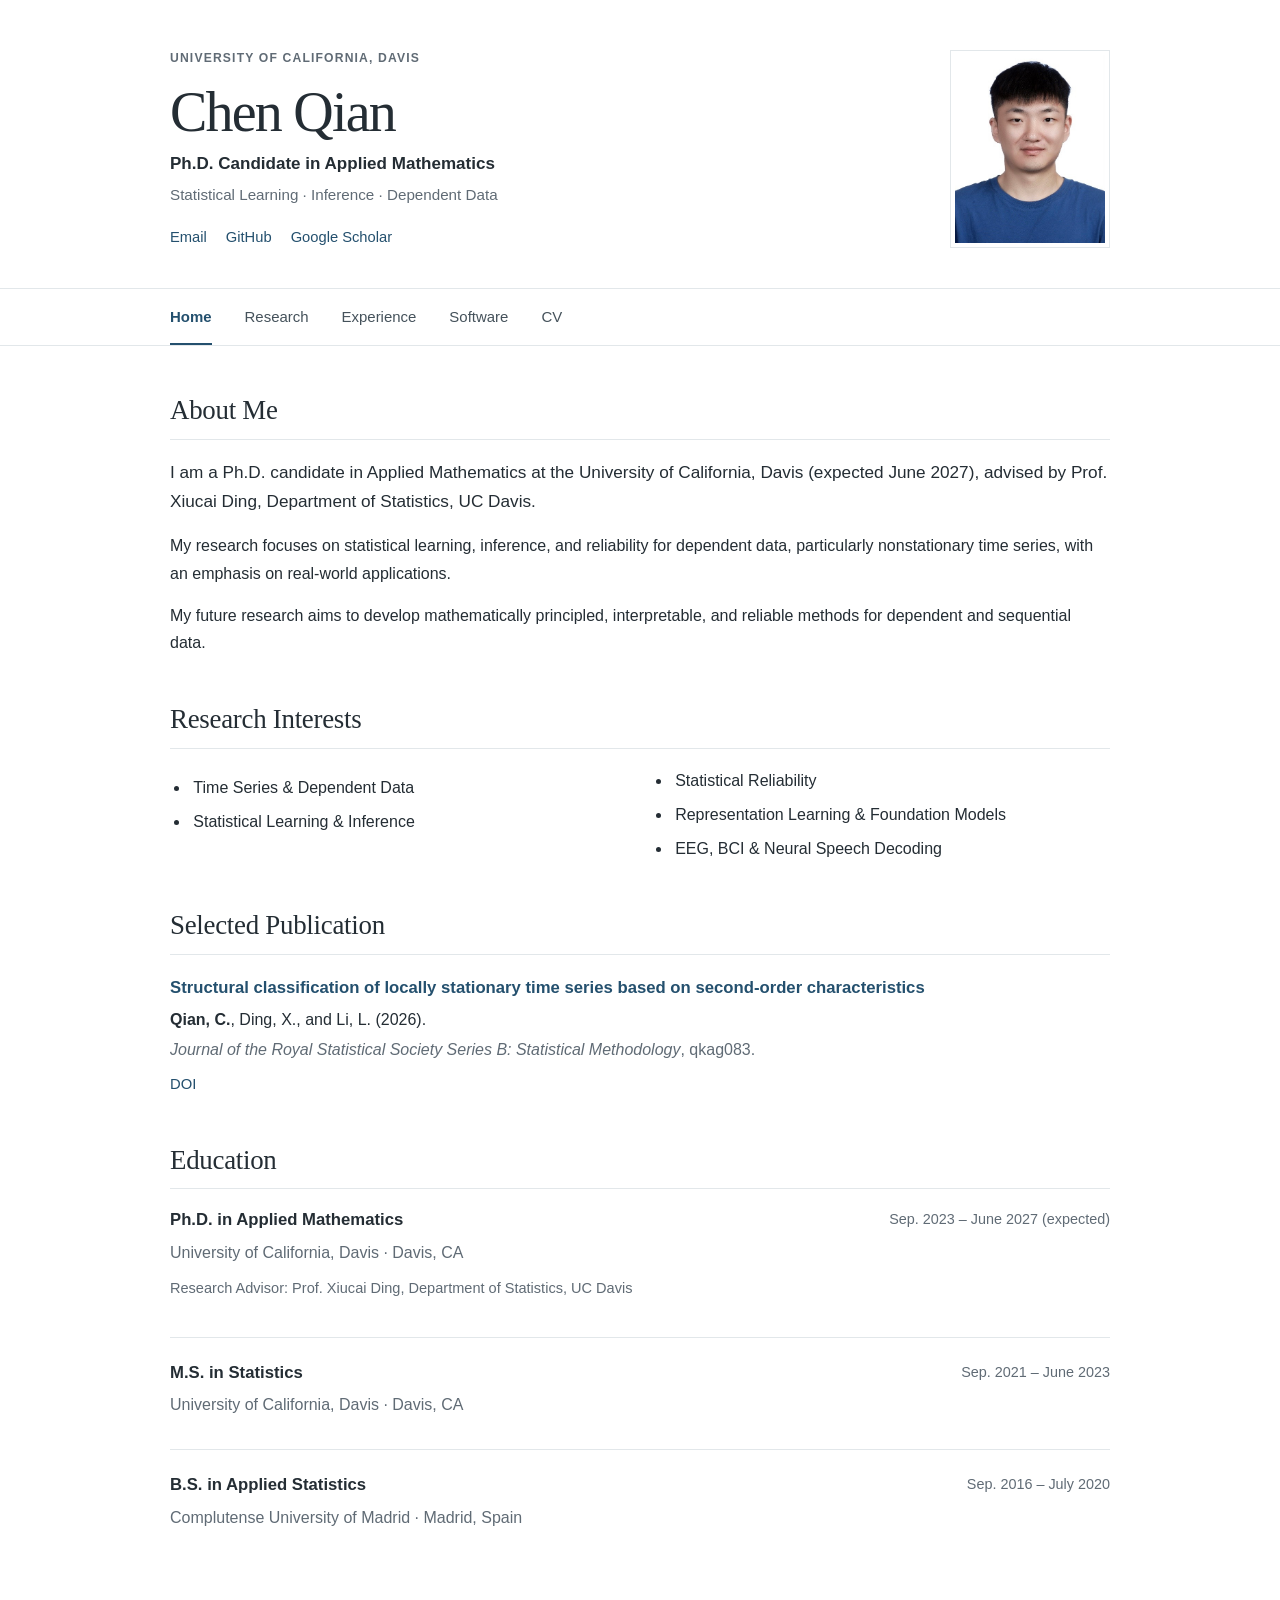
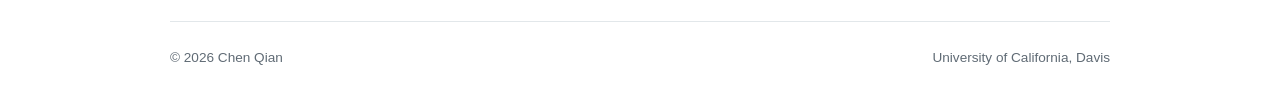
<file: index.html>
<!doctype html>
<html lang="en">
<head>
  <meta charset="utf-8">
  <meta name="viewport" content="width=device-width, initial-scale=1">
  <meta name="description" content="Chen Qian, Ph.D. candidate in Applied Mathematics at UC Davis. Research in statistical learning, inference, and reliability for dependent data, especially nonstationary time series.">
  <meta name="theme-color" content="#ffffff">
  <title>Home | Chen Qian</title>
  <link rel="icon" href="assets/favicon.svg" type="image/svg+xml">
  <link rel="stylesheet" href="assets/styles.css">
</head>
<body>
<a class="skip-link" href="#content">Skip to content</a>
<header class="site-header">
  <div class="header-inner">
    <div class="identity">
      <p class="eyebrow">University of California, Davis</p>
      <h1><a href="index.html">Chen Qian</a></h1>
      <p class="title">Ph.D. Candidate in Applied Mathematics</p>
      <p class="specialty">Statistical Learning · Inference · Dependent Data</p>
      <div class="contact-row" aria-label="Contact and academic profiles">
        <a href="mailto:mrcqian@ucdavis.edu">Email</a>
        <a href="https://github.com/Chen20191020" target="_blank" rel="noopener noreferrer">GitHub</a>
        <a href="https://scholar.google.com/citations?hl=en&user=TE2tZyUAAAAJ" target="_blank" rel="noopener noreferrer">Google Scholar</a>
      </div>
    </div>
    <figure class="portrait">
      <img src="assets/profile-photo.jpg" alt="Portrait of Chen Qian" width="160" height="200">
    </figure>
  </div>
</header>
<nav class="primary-nav" aria-label="Main navigation">
  <div class="nav-inner">
      <a href="index.html" class="active" aria-current="page">Home</a>
      <a href="research.html">Research</a>
      <a href="experience.html">Experience</a>
      <a href="software.html">Software</a>
      <a href="assets/Chen_Qian_CV.pdf?v=20261021-v3" target="_blank" rel="noopener noreferrer">CV</a>
  </div>
</nav>
<main id="content">
<section>
    <h2>About Me</h2>
    <p class="lead">I am a Ph.D. candidate in Applied Mathematics at the University of California, Davis (expected June 2027), advised by Prof. Xiucai Ding, Department of Statistics, UC Davis.</p>
    <p>My research focuses on statistical learning, inference, and reliability for dependent data, particularly nonstationary time series, with an emphasis on real-world applications.</p>
    <p>My future research aims to develop mathematically principled, interpretable, and reliable methods for dependent and sequential data.</p>
  </section>
  <section>
    <h2>Research Interests</h2>
    <ul class="clean-list interest-list">
      <li>Time Series &amp; Dependent Data</li>
      <li>Statistical Learning &amp; Inference</li>
      <li>Statistical Reliability</li>
      <li>Representation Learning &amp; Foundation Models</li>
      <li>EEG, BCI &amp; Neural Speech Decoding</li>
    </ul>
  </section>
  <section>
    <h2>Selected Publication</h2>
    <article class="publication">
      <h3><a href="https://doi.org/10.1093/jrsssb/qkag083" target="_blank" rel="noopener noreferrer">Structural classification of locally stationary time series based on second-order characteristics</a></h3>
      <p class="authors"><strong>Qian, C.</strong>, Ding, X., and Li, L. (2026).</p>
      <p class="venue"><em>Journal of the Royal Statistical Society Series B: Statistical Methodology</em>, qkag083.</p>
      <p class="entry-links"><a href="https://doi.org/10.1093/jrsssb/qkag083" target="_blank" rel="noopener noreferrer">DOI</a></p>
    </article>
  </section>
  <section>
    <h2>Education</h2>
    <ul class="timeline">
      <li>
        <div class="entry-head"><div><h3>Ph.D. in Applied Mathematics</h3><p class="entry-org">University of California, Davis · Davis, CA</p><p class="small">Research Advisor: Prof. Xiucai Ding, Department of Statistics, UC Davis</p></div><time>Sep. 2023 – June 2027 (expected)</time></div>
      </li>
      <li>
        <div class="entry-head"><div><h3>M.S. in Statistics</h3><p class="entry-org">University of California, Davis · Davis, CA</p></div><time>Sep. 2021 – June 2023</time></div>
      </li>
      <li>
        <div class="entry-head"><div><h3>B.S. in Applied Statistics</h3><p class="entry-org">Complutense University of Madrid · Madrid, Spain</p></div><time>Sep. 2016 – July 2020</time></div>
      </li>
    </ul>
  </section>
</main>
<footer>
  <p>© <span data-year>2026</span> Chen Qian</p>
  <p>University of California, Davis</p>
</footer>
<script src="assets/site.js"></script>
</body>
</html>
</file>
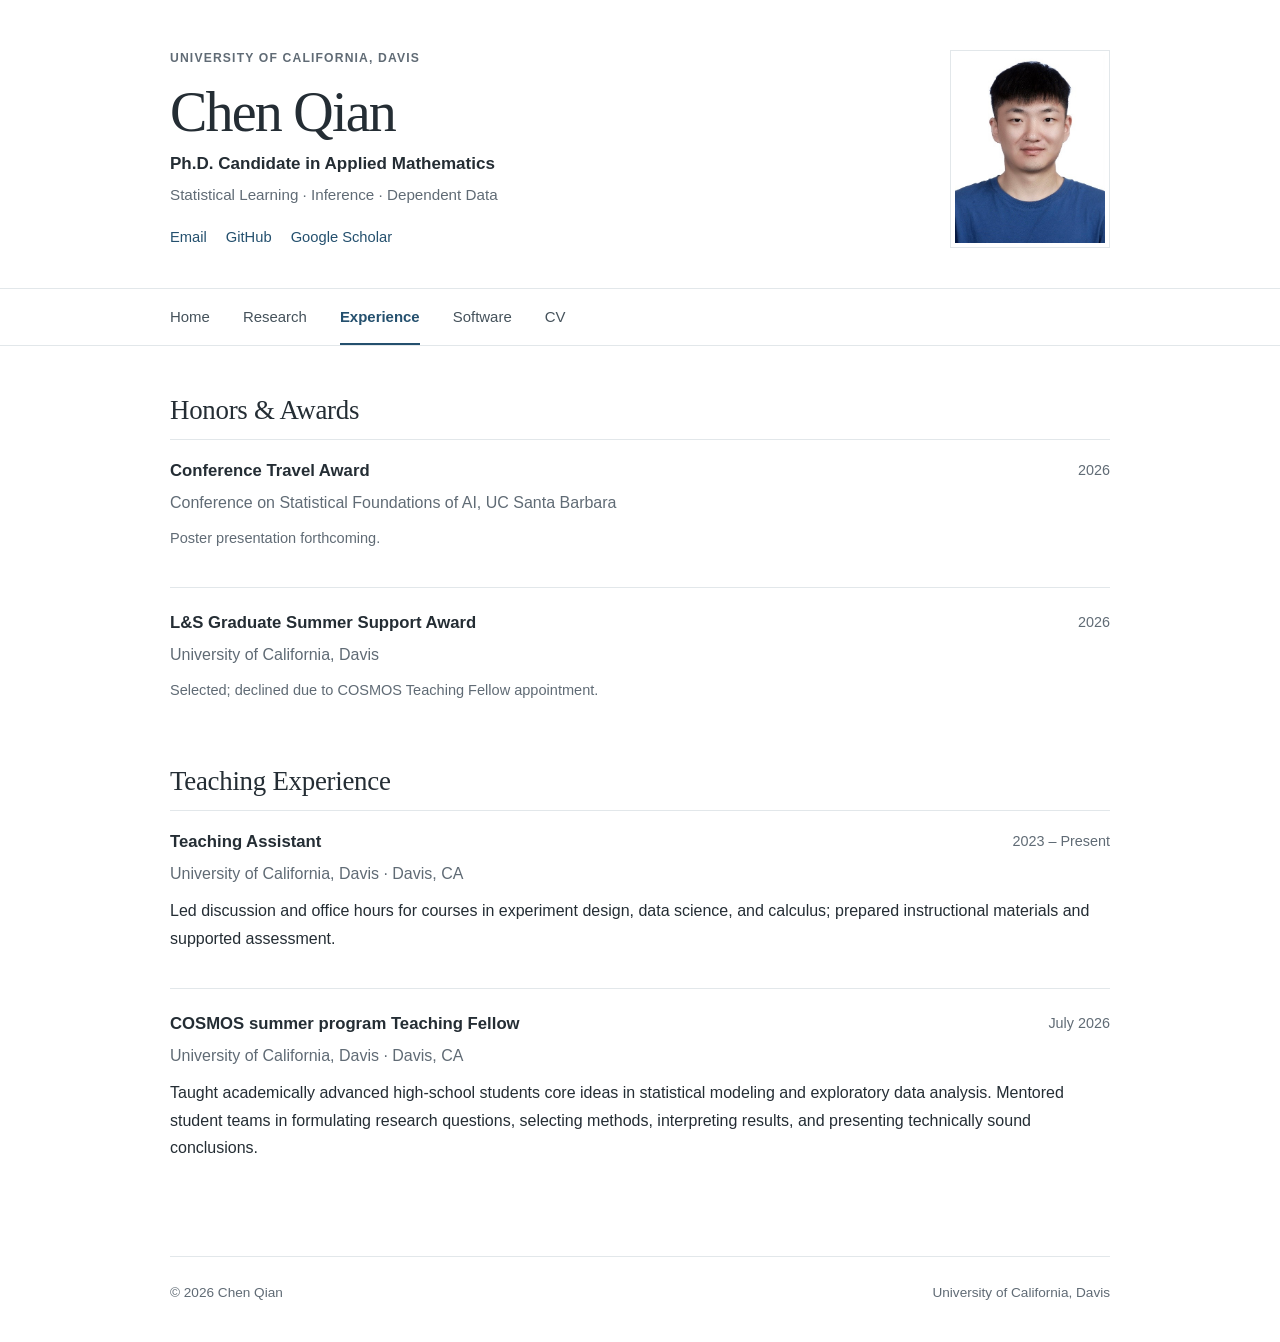
<file: experience.html>
<!doctype html>
<html lang="en">
<head>
  <meta charset="utf-8">
  <meta name="viewport" content="width=device-width, initial-scale=1">
  <meta name="description" content="Honors, awards, and teaching experience of Chen Qian, UC Davis Applied Mathematics Ph.D. candidate.">
  <meta name="theme-color" content="#ffffff">
  <title>Experience | Chen Qian</title>
  <link rel="icon" href="assets/favicon.svg" type="image/svg+xml">
  <link rel="stylesheet" href="assets/styles.css">
</head>
<body>
<a class="skip-link" href="#content">Skip to content</a>
<header class="site-header">
  <div class="header-inner">
    <div class="identity">
      <p class="eyebrow">University of California, Davis</p>
      <h1><a href="index.html">Chen Qian</a></h1>
      <p class="title">Ph.D. Candidate in Applied Mathematics</p>
      <p class="specialty">Statistical Learning · Inference · Dependent Data</p>
      <div class="contact-row" aria-label="Contact and academic profiles">
        <a href="mailto:mrcqian@ucdavis.edu">Email</a>
        <a href="https://github.com/Chen20191020" target="_blank" rel="noopener noreferrer">GitHub</a>
        <a href="https://scholar.google.com/citations?hl=en&user=TE2tZyUAAAAJ" target="_blank" rel="noopener noreferrer">Google Scholar</a>
      </div>
    </div>
    <figure class="portrait">
      <img src="assets/profile-photo.jpg" alt="Portrait of Chen Qian" width="160" height="200">
    </figure>
  </div>
</header>
<nav class="primary-nav" aria-label="Main navigation">
  <div class="nav-inner">
      <a href="index.html">Home</a>
      <a href="research.html">Research</a>
      <a href="experience.html" class="active" aria-current="page">Experience</a>
      <a href="software.html">Software</a>
      <a href="assets/Chen_Qian_CV.pdf?v=20261021-v3" target="_blank" rel="noopener noreferrer">CV</a>
  </div>
</nav>
<main id="content">
<section>
    <h2>Honors &amp; Awards</h2>
    <ul class="timeline">
      <li>
        <div class="entry-head">
          <div><h3>Conference Travel Award</h3><p class="entry-org">Conference on Statistical Foundations of AI, UC Santa Barbara</p><p class="small">Poster presentation forthcoming.</p></div>
          <time>2026</time>
        </div>
      </li>
      <li>
        <div class="entry-head">
          <div><h3>L&amp;S Graduate Summer Support Award</h3><p class="entry-org">University of California, Davis</p><p class="small">Selected; declined due to COSMOS Teaching Fellow appointment.</p></div>
          <time>2026</time>
        </div>
      </li>
    </ul>
  </section>
  <section>
    <h2>Teaching Experience</h2>
    <ul class="timeline">
      <li>
        <div class="entry-head"><div><h3>Teaching Assistant</h3><p class="entry-org">University of California, Davis · Davis, CA</p></div><time>2023 – Present</time></div>
        <p>Led discussion and office hours for courses in experiment design, data science, and calculus; prepared instructional materials and supported assessment.</p>
      </li>
      <li>
        <div class="entry-head"><div><h3>COSMOS summer program Teaching Fellow</h3><p class="entry-org">University of California, Davis · Davis, CA</p></div><time>July 2026</time></div>
        <p>Taught academically advanced high-school students core ideas in statistical modeling and exploratory data analysis. Mentored student teams in formulating research questions, selecting methods, interpreting results, and presenting technically sound conclusions.</p>
      </li>
    </ul>
  </section>
</main>
<footer>
  <p>© <span data-year>2026</span> Chen Qian</p>
  <p>University of California, Davis</p>
</footer>
<script src="assets/site.js"></script>
</body>
</html>
</file>
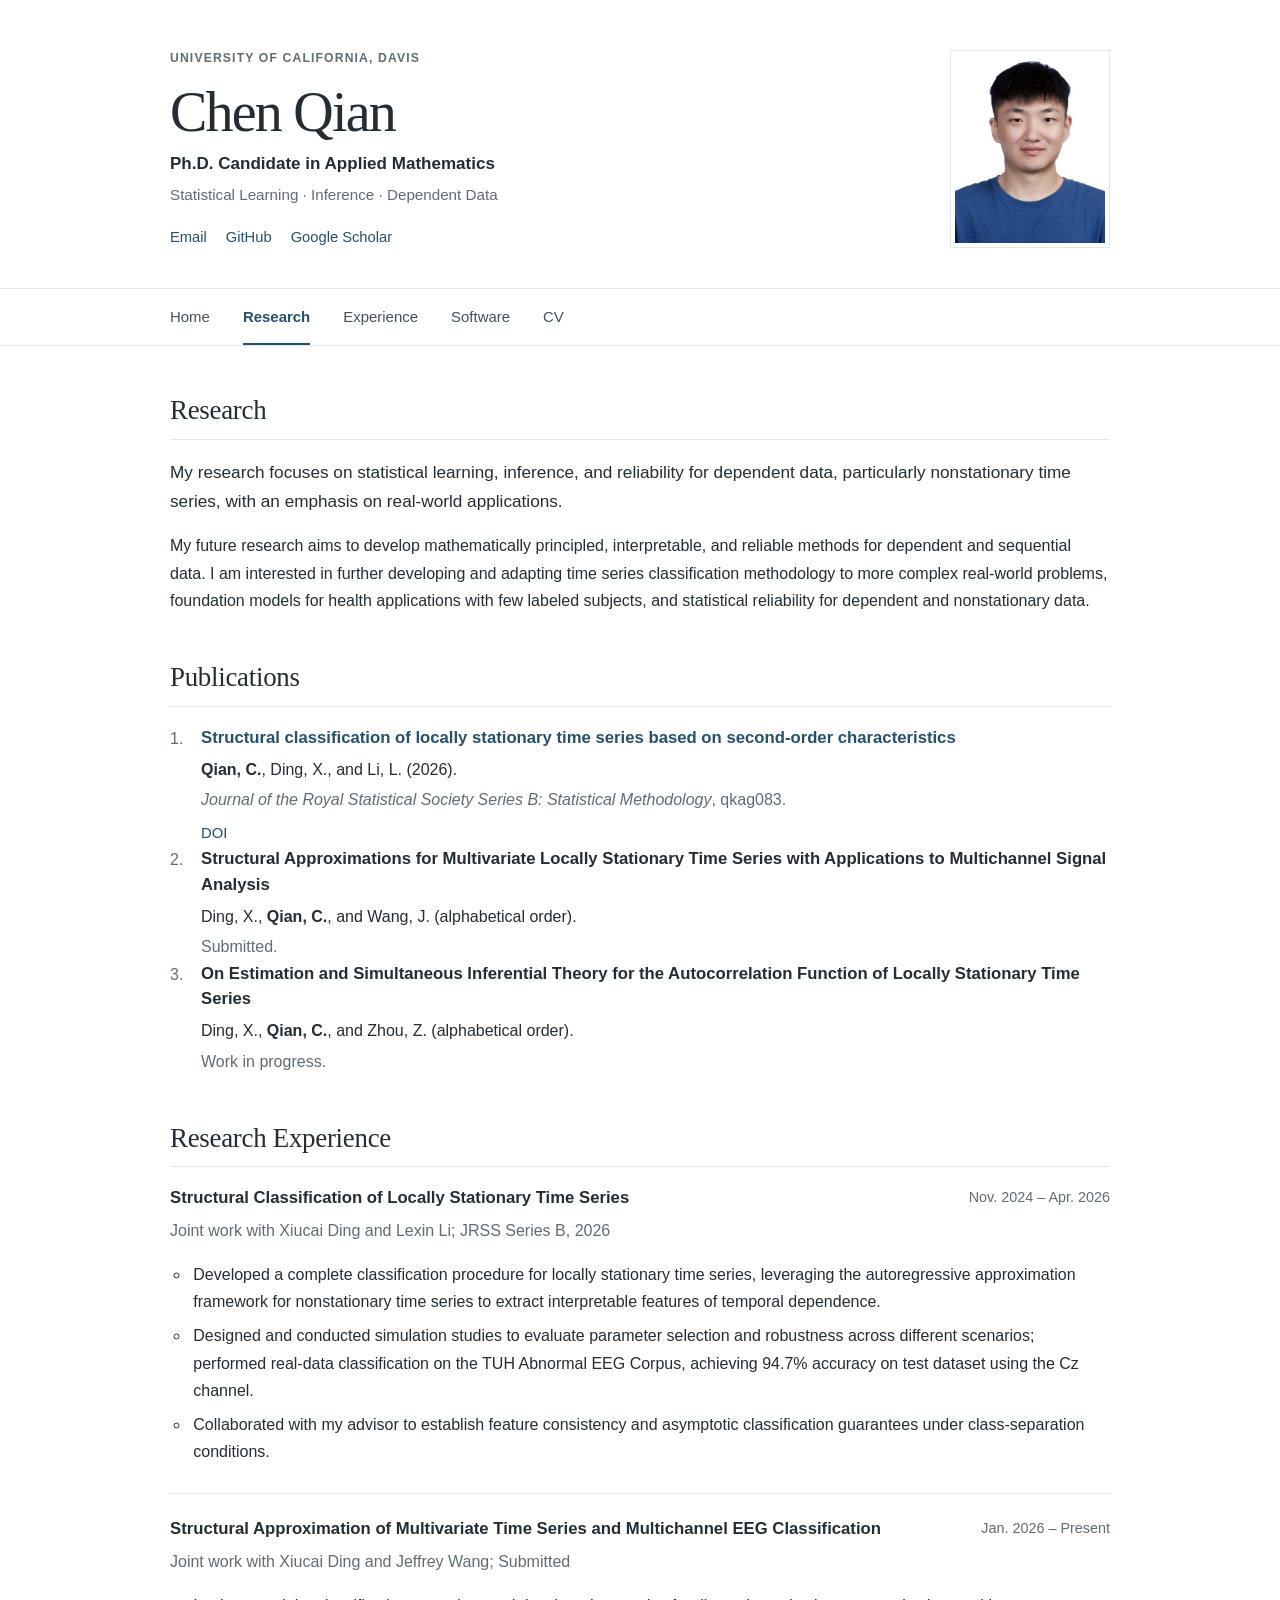
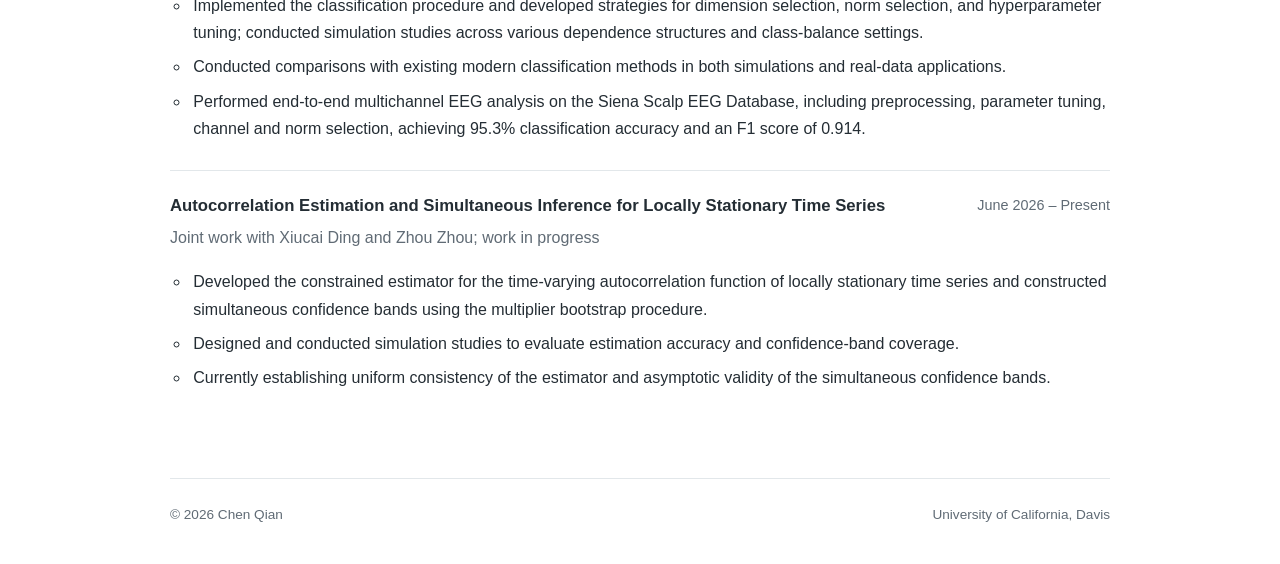
<file: research.html>
<!doctype html>
<html lang="en">
<head>
  <meta charset="utf-8">
  <meta name="viewport" content="width=device-width, initial-scale=1">
  <meta name="description" content="Research and publications by Chen Qian: locally stationary time series classification, multivariate signal analysis, and simultaneous inference for dependent data.">
  <meta name="theme-color" content="#ffffff">
  <title>Research | Chen Qian</title>
  <link rel="icon" href="assets/favicon.svg" type="image/svg+xml">
  <link rel="stylesheet" href="assets/styles.css">
</head>
<body>
<a class="skip-link" href="#content">Skip to content</a>
<header class="site-header">
  <div class="header-inner">
    <div class="identity">
      <p class="eyebrow">University of California, Davis</p>
      <h1><a href="index.html">Chen Qian</a></h1>
      <p class="title">Ph.D. Candidate in Applied Mathematics</p>
      <p class="specialty">Statistical Learning · Inference · Dependent Data</p>
      <div class="contact-row" aria-label="Contact and academic profiles">
        <a href="mailto:mrcqian@ucdavis.edu">Email</a>
        <a href="https://github.com/Chen20191020" target="_blank" rel="noopener noreferrer">GitHub</a>
        <a href="https://scholar.google.com/citations?hl=en&user=TE2tZyUAAAAJ" target="_blank" rel="noopener noreferrer">Google Scholar</a>
      </div>
    </div>
    <figure class="portrait">
      <img src="assets/profile-photo.jpg" alt="Portrait of Chen Qian" width="160" height="200">
    </figure>
  </div>
</header>
<nav class="primary-nav" aria-label="Main navigation">
  <div class="nav-inner">
      <a href="index.html">Home</a>
      <a href="research.html" class="active" aria-current="page">Research</a>
      <a href="experience.html">Experience</a>
      <a href="software.html">Software</a>
      <a href="assets/Chen_Qian_CV.pdf?v=20261021-v3" target="_blank" rel="noopener noreferrer">CV</a>
  </div>
</nav>
<main id="content">
<section>
    <h2>Research</h2>
    <p class="lead">My research focuses on statistical learning, inference, and reliability for dependent data, particularly nonstationary time series, with an emphasis on real-world applications.</p>
    <p>My future research aims to develop mathematically principled, interpretable, and reliable methods for dependent and sequential data. I am interested in further developing and adapting time series classification methodology to more complex real-world problems, foundation models for health applications with few labeled subjects, and statistical reliability for dependent and nonstationary data.</p>
  </section>
  <section>
    <h2>Publications</h2>
    <ol class="publication-list">
      <li>
        <h3><a href="https://doi.org/10.1093/jrsssb/qkag083" target="_blank" rel="noopener noreferrer">Structural classification of locally stationary time series based on second-order characteristics</a></h3>
        <p class="authors"><strong>Qian, C.</strong>, Ding, X., and Li, L. (2026).</p>
        <p class="venue"><em>Journal of the Royal Statistical Society Series B: Statistical Methodology</em>, qkag083.</p>
        <p class="entry-links"><a href="https://doi.org/10.1093/jrsssb/qkag083" target="_blank" rel="noopener noreferrer">DOI</a></p>
      </li>
      <li>
        <h3>Structural Approximations for Multivariate Locally Stationary Time Series with Applications to Multichannel Signal Analysis</h3>
        <p class="authors">Ding, X., <strong>Qian, C.</strong>, and Wang, J. (alphabetical order).</p>
        <p class="venue">Submitted.</p>
      </li>
      <li>
        <h3>On Estimation and Simultaneous Inferential Theory for the Autocorrelation Function of Locally Stationary Time Series</h3>
        <p class="authors">Ding, X., <strong>Qian, C.</strong>, and Zhou, Z. (alphabetical order).</p>
        <p class="venue">Work in progress.</p>
      </li>
    </ol>
  </section>
  <section>
    <h2>Research Experience</h2>
    <ul class="project-list">
      <li>
        <div class="entry-head">
          <div>
            <h3>Structural Classification of Locally Stationary Time Series</h3>
            <p class="entry-org">Joint work with Xiucai Ding and Lexin Li; JRSS Series B, 2026</p>
          </div>
          <time>Nov. 2024 – Apr. 2026</time>
        </div>
        <ul class="clean-list">
          <li>Developed a complete classification procedure for locally stationary time series, leveraging the autoregressive approximation framework for nonstationary time series to extract interpretable features of temporal dependence.</li>
          <li>Designed and conducted simulation studies to evaluate parameter selection and robustness across different scenarios; performed real-data classification on the TUH Abnormal EEG Corpus, achieving 94.7% accuracy on test dataset using the Cz channel.</li>
          <li>Collaborated with my advisor to establish feature consistency and asymptotic classification guarantees under class-separation conditions.</li>
        </ul>
      </li>
      <li>
        <div class="entry-head">
          <div>
            <h3>Structural Approximation of Multivariate Time Series and Multichannel EEG Classification</h3>
            <p class="entry-org">Joint work with Xiucai Ding and Jeffrey Wang; Submitted</p>
          </div>
          <time>Jan. 2026 – Present</time>
        </div>
        <ul class="clean-list">
          <li>Implemented the classification procedure and developed strategies for dimension selection, norm selection, and hyperparameter tuning; conducted simulation studies across various dependence structures and class-balance settings.</li>
          <li>Conducted comparisons with existing modern classification methods in both simulations and real-data applications.</li>
          <li>Performed end-to-end multichannel EEG analysis on the Siena Scalp EEG Database, including preprocessing, parameter tuning, channel and norm selection, achieving 95.3% classification accuracy and an F1 score of 0.914.</li>
        </ul>
      </li>
      <li>
        <div class="entry-head">
          <div>
            <h3>Autocorrelation Estimation and Simultaneous Inference for Locally Stationary Time Series</h3>
            <p class="entry-org">Joint work with Xiucai Ding and Zhou Zhou; work in progress</p>
          </div>
          <time>June 2026 – Present</time>
        </div>
        <ul class="clean-list">
          <li>Developed the constrained estimator for the time-varying autocorrelation function of locally stationary time series and constructed simultaneous confidence bands using the multiplier bootstrap procedure.</li>
          <li>Designed and conducted simulation studies to evaluate estimation accuracy and confidence-band coverage.</li>
          <li>Currently establishing uniform consistency of the estimator and asymptotic validity of the simultaneous confidence bands.</li>
        </ul>
      </li>
    </ul>
  </section>
</main>
<footer>
  <p>© <span data-year>2026</span> Chen Qian</p>
  <p>University of California, Davis</p>
</footer>
<script src="assets/site.js"></script>
</body>
</html>
</file>
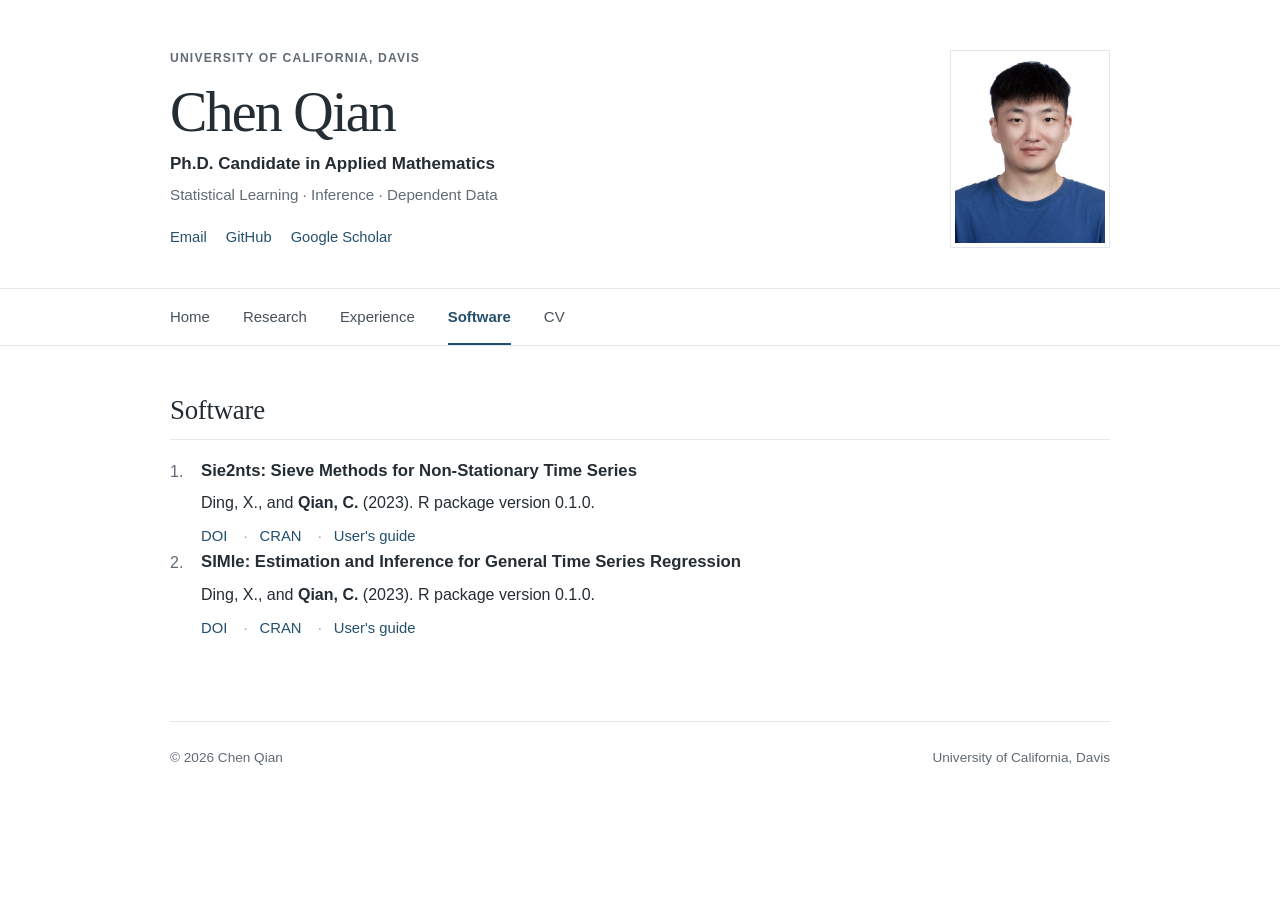
<file: software.html>
<!doctype html>
<html lang="en">
<head>
  <meta charset="utf-8">
  <meta name="viewport" content="width=device-width, initial-scale=1">
  <meta name="description" content="R packages Sie2nts and SIMle by Xiucai Ding and Chen Qian for non-stationary time series and general time series regression.">
  <meta name="theme-color" content="#ffffff">
  <title>Software | Chen Qian</title>
  <link rel="icon" href="assets/favicon.svg" type="image/svg+xml">
  <link rel="stylesheet" href="assets/styles.css">
</head>
<body>
<a class="skip-link" href="#content">Skip to content</a>
<header class="site-header">
  <div class="header-inner">
    <div class="identity">
      <p class="eyebrow">University of California, Davis</p>
      <h1><a href="index.html">Chen Qian</a></h1>
      <p class="title">Ph.D. Candidate in Applied Mathematics</p>
      <p class="specialty">Statistical Learning · Inference · Dependent Data</p>
      <div class="contact-row" aria-label="Contact and academic profiles">
        <a href="mailto:mrcqian@ucdavis.edu">Email</a>
        <a href="https://github.com/Chen20191020" target="_blank" rel="noopener noreferrer">GitHub</a>
        <a href="https://scholar.google.com/citations?hl=en&user=TE2tZyUAAAAJ" target="_blank" rel="noopener noreferrer">Google Scholar</a>
      </div>
    </div>
    <figure class="portrait">
      <img src="assets/profile-photo.jpg" alt="Portrait of Chen Qian" width="160" height="200">
    </figure>
  </div>
</header>
<nav class="primary-nav" aria-label="Main navigation">
  <div class="nav-inner">
      <a href="index.html">Home</a>
      <a href="research.html">Research</a>
      <a href="experience.html">Experience</a>
      <a href="software.html" class="active" aria-current="page">Software</a>
      <a href="assets/Chen_Qian_CV.pdf?v=20261021-v3" target="_blank" rel="noopener noreferrer">CV</a>
  </div>
</nav>
<main id="content">
<section>
    <h2>Software</h2>
    <ol class="publication-list software-publications">
      <li>
        <h3>Sie2nts: Sieve Methods for Non-Stationary Time Series</h3>
        <p class="authors">Ding, X., and <strong>Qian, C.</strong> (2023). R package version 0.1.0.</p>
        <p class="entry-links">
          <a href="https://doi.org/10.32614/CRAN.package.Sie2nts" target="_blank" rel="noopener noreferrer">DOI</a>
          <a href="https://CRAN.R-project.org/package=Sie2nts" target="_blank" rel="noopener noreferrer">CRAN</a>
          <a href="https://xcding1212.github.io/Sie2nts.html" target="_blank" rel="noopener noreferrer">User's guide</a>
        </p>
      </li>
      <li>
        <h3>SIMle: Estimation and Inference for General Time Series Regression</h3>
        <p class="authors">Ding, X., and <strong>Qian, C.</strong> (2023). R package version 0.1.0.</p>
        <p class="entry-links">
          <a href="https://doi.org/10.32614/CRAN.package.SIMle" target="_blank" rel="noopener noreferrer">DOI</a>
          <a href="https://CRAN.R-project.org/package=SIMle" target="_blank" rel="noopener noreferrer">CRAN</a>
          <a href="https://xcding1212.github.io/Checking_SIM.html" target="_blank" rel="noopener noreferrer">User's guide</a>
        </p>
      </li>
    </ol>
  </section>
</main>
<footer>
  <p>© <span data-year>2026</span> Chen Qian</p>
  <p>University of California, Davis</p>
</footer>
<script src="assets/site.js"></script>
</body>
</html>
</file>
<file: assets/styles.css>
:root {
  --ink: #242d34; --muted: #606b75; --accent: #24506e; --accent-dark: #193950;
  --line: #e2e7ea; --soft: #f8fafb; --paper: #ffffff; --max: 940px;
}
* { box-sizing: border-box; }
html { scroll-behavior: smooth; }
body {
  margin: 0; background: var(--paper); color: var(--ink);
  font-family: -apple-system, BlinkMacSystemFont, "Segoe UI", Roboto, Arial, sans-serif;
  font-size: 16px; line-height: 1.7; -webkit-font-smoothing: antialiased;
}
a { color: var(--accent); text-decoration: none; text-underline-offset: 3px; }
a:hover { color: var(--accent-dark); text-decoration: underline; }
a:focus-visible { outline: 2px solid var(--accent); outline-offset: 4px; }
img { display: block; max-width: 100%; }
.skip-link { position: absolute; top: -80px; left: 12px; z-index: 2; padding: 9px 12px; color: #fff; background: var(--ink); }
.skip-link:focus { top: 12px; color: #fff; }
.header-inner, .nav-inner, main, footer { width: min(calc(100% - 48px), var(--max)); margin-inline: auto; }
.site-header { border-bottom: 1px solid var(--line); background: var(--paper); }
.header-inner { display: grid; grid-template-columns: minmax(0, 1fr) 160px; align-items: center; gap: 44px; padding: 48px 0 38px; }
.eyebrow { margin: 0 0 13px; color: var(--muted); font-size: .76rem; font-weight: 650; letter-spacing: .095em; text-transform: uppercase; }
.identity h1 { margin: 0 0 8px; font-family: Georgia, "Times New Roman", serif; font-size: clamp(2.4rem, 5.4vw, 3.5rem); line-height: 1.08; font-weight: 500; letter-spacing: -.032em; }
.identity h1 a { color: var(--ink); }
.identity h1 a:hover { text-decoration: none; }
.identity .title { margin: 0; font-size: 1.065rem; font-weight: 550; }
.identity .specialty { margin: 3px 0 17px; color: var(--muted); font-size: .95rem; }
.contact-row { display: flex; flex-wrap: wrap; gap: 9px 19px; font-size: .92rem; }
.portrait { margin: 0; padding: 4px; border: 1px solid var(--line); background: white; }
.portrait img { width: 100%; height: auto; aspect-ratio: 4 / 5; object-fit: cover; }
.primary-nav { border-bottom: 1px solid var(--line); }
.nav-inner { display: flex; align-items: center; gap: 33px; min-height: 56px; overflow-x: auto; scrollbar-width: none; }
.nav-inner::-webkit-scrollbar { display: none; }
.nav-inner a { display: inline-flex; align-items: center; min-height: 56px; position: relative; font-size: .935rem; font-weight: 500; white-space: nowrap; color: #45525b; }
.nav-inner a:hover, .nav-inner a.active { color: var(--accent); text-decoration: none; }
.nav-inner a.active { font-weight: 650; }
.nav-inner a.active::after { content: ""; position: absolute; height: 2px; bottom: 0; left: 0; right: 0; background: var(--accent); }
main { padding: 48px 0 80px; }
section + section { margin-top: 47px; }
h2, h3 { color: var(--ink); }
h2 { margin: 0 0 18px; padding-bottom: 11px; border-bottom: 1px solid var(--line); font-family: Georgia, "Times New Roman", serif; font-size: 1.68rem; line-height: 1.25; font-weight: 500; letter-spacing: -.01em; }
h3 { margin: 0 0 6px; font-size: 1.045rem; line-height: 1.52; font-weight: 650; }
p { margin: 0 0 15px; }
.lead { font-size: 1.075rem; line-height: 1.74; }
.small { color: var(--muted); font-size: .91rem; }
.clean-list { margin: 0; padding-left: 1.27rem; }
.clean-list li { margin: 7px 0; padding-left: 3px; }
.interest-list { columns: 2; column-gap: 44px; }
.interest-list li { break-inside: avoid; }
.timeline, .project-list, .publication-list, .software-list, .manuscript-list { margin: 0; padding: 0; list-style: none; }
.timeline > li, .project-list > li, .software-list > li, .manuscript-list > li { border-bottom: 1px solid var(--line); padding: 0 0 21px; margin: 0 0 22px; }
.timeline > li:last-child, .project-list > li:last-child, .software-list > li:last-child, .manuscript-list > li:last-child { border-bottom: 0; padding-bottom: 0; margin-bottom: 0; }
.entry-head { display: grid; grid-template-columns: minmax(0, 1fr) auto; align-items: start; gap: 12px 26px; }
.entry-head time { color: var(--muted); font-size: .9rem; white-space: nowrap; }
.entry-org { color: var(--muted); margin: 0 0 10px; }
.entry-links { margin: 8px 0 0; font-size: .925rem; }
.entry-links a + a::before { content: "·"; color: #98a1a8; margin: 0 12px; }
.publication-list { counter-reset: papers; }
.publication-list > li { position: relative; padding: 0 0 0 31px; counter-increment: papers; }
.publication-list > li::before { content: counter(papers) "."; position: absolute; top: 0; left: 0; color: var(--muted); }
.publication-list h3 { font-weight: 600; }
.authors { margin: 3px 0 0; }
.venue { margin: 3px 0 0; color: var(--muted); }
.publication { padding: 2px 0 0; }
.skill-grid { display: grid; grid-template-columns: 175px 1fr; border-top: 1px solid var(--line); }
.skill-grid dt, .skill-grid dd { margin: 0; padding: 14px 0; border-bottom: 1px solid var(--line); }
.skill-grid dt { font-weight: 650; padding-right: 18px; }
.skill-grid dd { color: #414b53; }
.print-hint { margin-top: 17px; }
footer { display: flex; justify-content: space-between; gap: 18px; border-top: 1px solid var(--line); padding: 24px 0 38px; color: var(--muted); font-size: .85rem; }
footer p { margin: 0; }
@media (max-width: 760px) {
  .header-inner { grid-template-columns: minmax(0, 1fr) 126px; gap: 22px; padding: 35px 0 29px; }
  .identity .specialty { font-size: .87rem; }
  .nav-inner { gap: 25px; }
  main { padding: 37px 0 64px; }
  .entry-head { grid-template-columns: 1fr; gap: 2px; }
  .entry-head time { white-space: normal; margin-bottom: 4px; }
}
@media (max-width: 500px) {
  .header-inner, .nav-inner, main, footer { width: min(calc(100% - 32px), var(--max)); }
  .header-inner { grid-template-columns: minmax(0, 1fr) 88px; gap: 13px; align-items: start; }
  .identity h1 { font-size: 2.12rem; }
  .eyebrow { font-size: .66rem; margin-bottom: 10px; }
  .identity .title { font-size: .93rem; }
  .identity .specialty { margin-top: 6px; margin-bottom: 13px; }
  .portrait { padding: 2px; }
  .nav-inner { gap: 22px; }
  h2 { font-size: 1.48rem; }
  .interest-list { columns: 1; }
  .skill-grid { grid-template-columns: 1fr; }
  .skill-grid dt { border-bottom: 0; padding-bottom: 2px; }
  .skill-grid dd { padding-top: 0; }
  footer { flex-direction: column; gap: 4px; }
}
@media print {
  .site-header, .primary-nav, footer, .skip-link, .print-hint { display: none !important; }
  body { font-size: 11pt; color: #000; }
  main { width: 100%; padding: 0; }
  h2 { break-after: avoid; }
  h3, li, .entry-head { break-inside: avoid; }
  section + section { margin-top: 20px; }
  a { color: inherit; text-decoration: none; }
}
</file>
